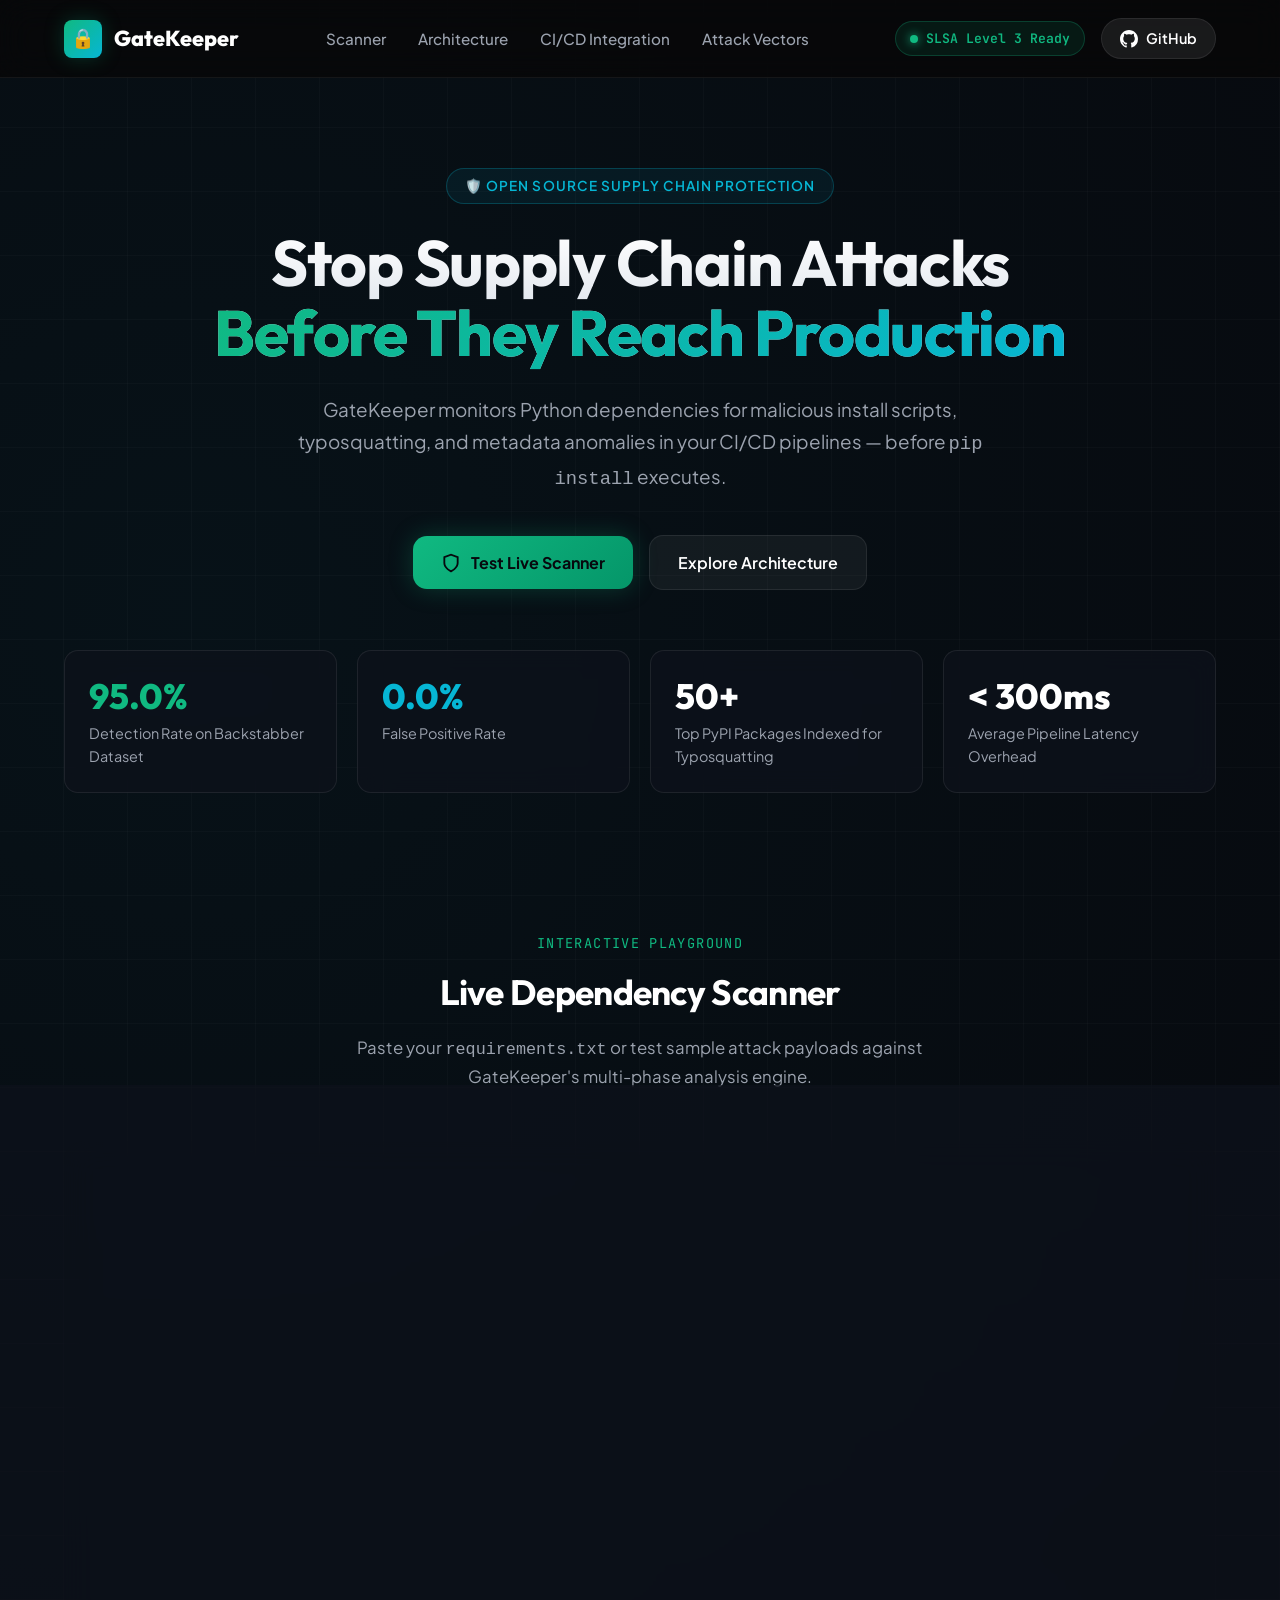
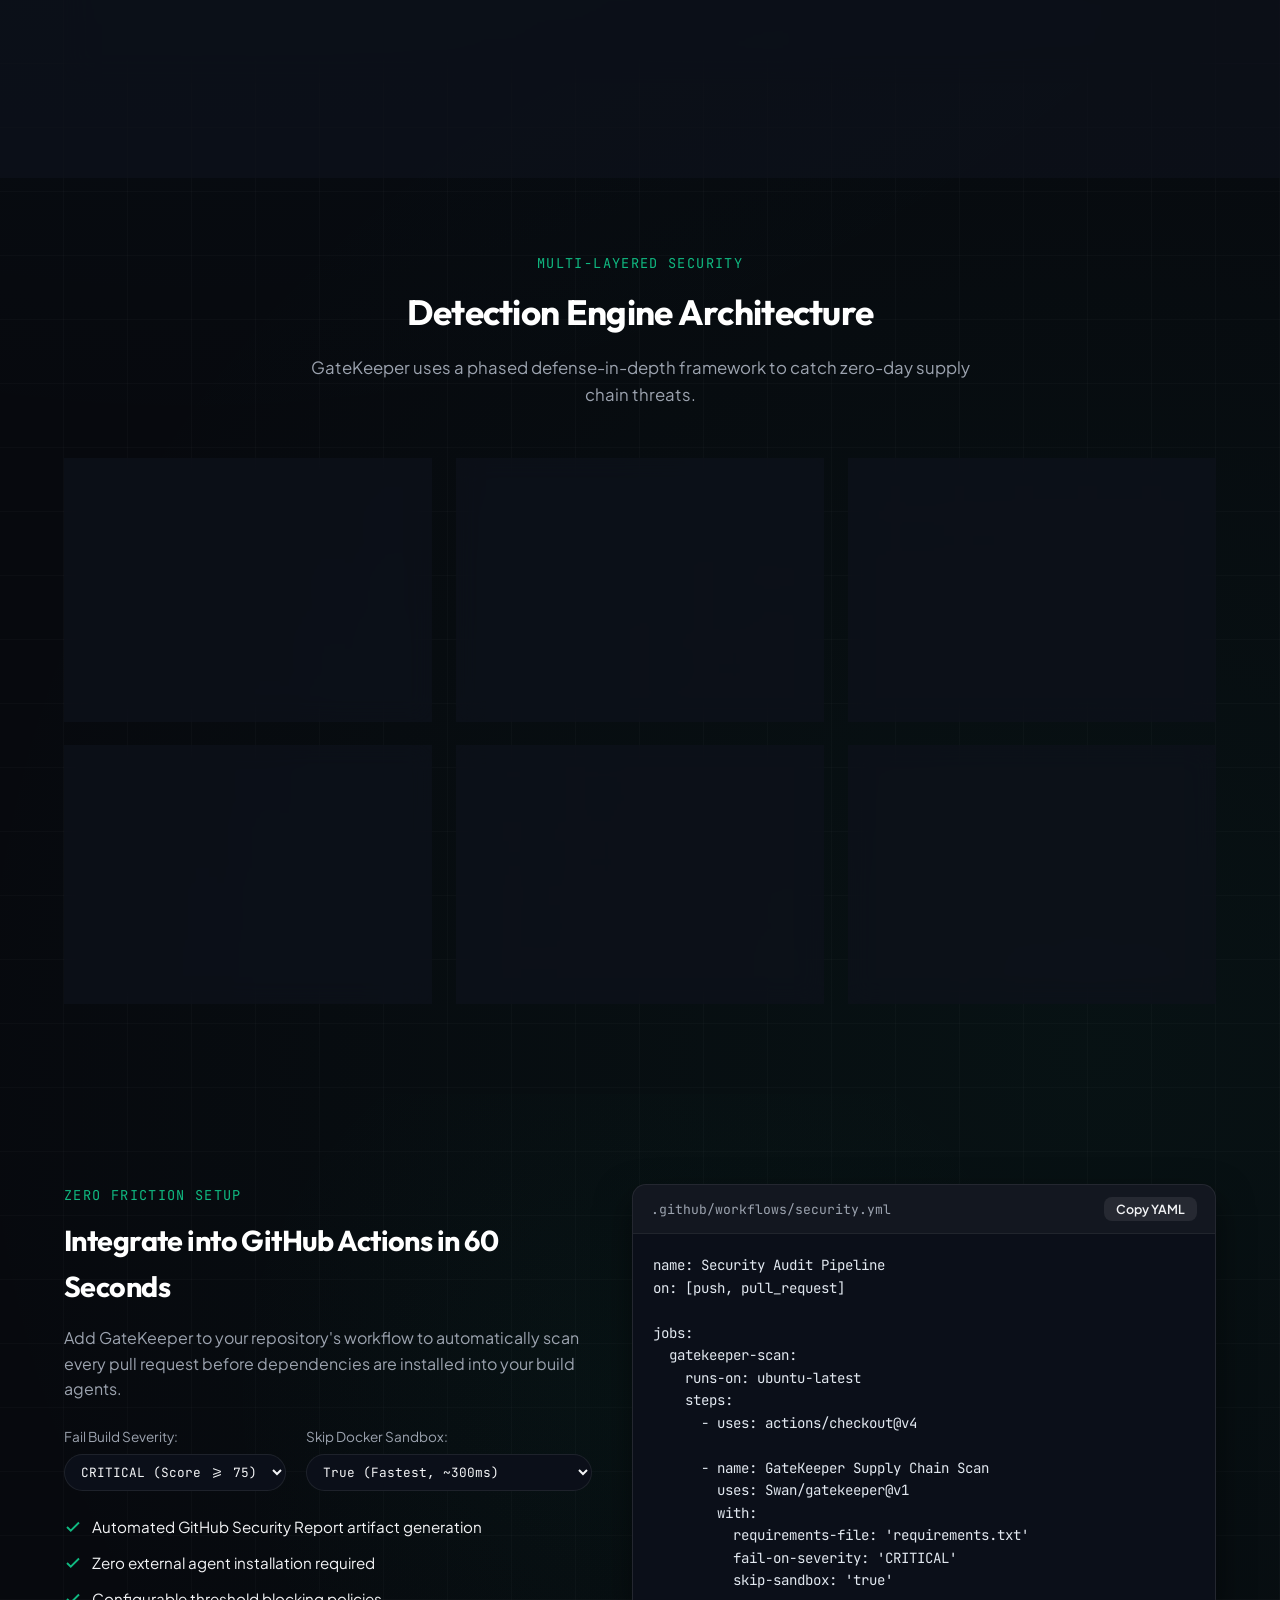
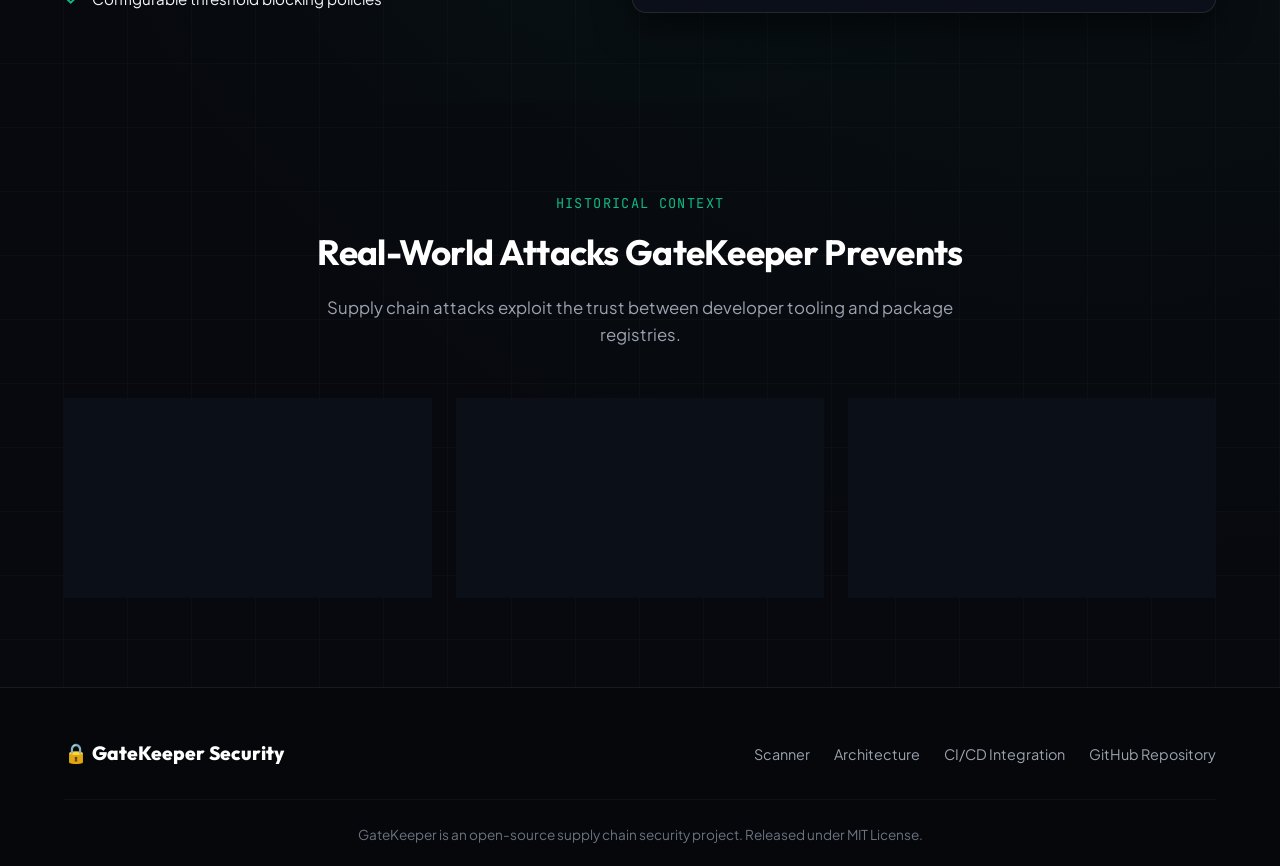
<file: phase8/index.html>
<!DOCTYPE html>
<html lang="en">
<head>
  <meta charset="UTF-8">
  <meta name="viewport" content="width=device-width, initial-scale=1.0">
  <title>GateKeeper 🔒 — Supply Chain Attack Detector for CI/CD Pipelines</title>
  <meta name="description" content="GateKeeper is an open-source Python supply chain security scanner. Detects typosquatting, malicious install scripts (AST analysis), and dependency confusion before production build.">
  <meta name="keywords" content="supply chain security, python security, pypi scanner, typosquatting detector, ci cd security, slsa provenance, ast static analysis">
  <meta property="og:title" content="GateKeeper — Python Supply Chain Attack Detector">
  <meta property="og:description" content="Prevent SolarWinds, Codecov, and XZ Utils style supply chain attacks in your Python CI/CD pipelines.">
  <meta property="og:type" content="website">

  <!-- Favicon -->
  <link rel="icon" href="data:image/svg+xml,<svg xmlns=%22http://www.w3.org/2000/svg%22 viewBox=%220 0 100 100%22><text y=%22.9em%22 font-size=%2290%22>🔒</text></svg>">

  <!-- Custom Stylesheet -->
  <link rel="stylesheet" href="css/styles.css">
</head>
<body>

  <!-- Navigation Bar -->
  <nav class="navbar" id="navbar">
    <div class="container nav-container">
      <a href="#" class="brand">
        <div class="brand-icon">🔒</div>
        <span>GateKeeper</span>
      </a>

      <ul class="nav-links">
        <li><a href="#scanner" class="nav-link">Scanner</a></li>
        <li><a href="#architecture" class="nav-link">Architecture</a></li>
        <li><a href="#cicd" class="nav-link">CI/CD Integration</a></li>
        <li><a href="#attacks" class="nav-link">Attack Vectors</a></li>
      </ul>

      <div style="display: flex; align-items: center; gap: 16px;">
        <div class="status-pill">
          <span class="pulse-dot"></span>
          <span>SLSA Level 3 Ready</span>
        </div>
        <a href="https://github.com/manvigargg/gatekeeper" target="_blank" class="btn-github">
          <svg width="18" height="18" viewBox="0 0 24 24" fill="currentColor">
            <path d="M12 0C5.37 0 0 5.37 0 12c0 5.31 3.435 9.795 8.205 11.385.6.105.825-.255.825-.57 0-.285-.015-1.23-.015-2.235-3.015.555-3.795-.735-4.035-1.41-.135-.345-.72-1.41-1.23-1.695-.42-.225-1.02-.78-.015-.795.945-.015 1.62.87 1.845 1.23 1.08 1.815 2.805 1.305 3.495.99.105-.78.42-1.305.765-1.605-2.67-.3-5.46-1.335-5.46-5.925 0-1.305.465-2.385 1.23-3.225-.12-.3-.54-1.53.12-3.18 0 0 1.005-.315 3.3 1.23.96-.27 1.98-.405 3-.405s2.04.135 3 .405c2.295-1.56 3.3-1.23 3.3-1.23.66 1.65.24 2.88.12 3.18.765.84 1.23 1.905 1.23 3.225 0 4.605-2.805 5.625-5.475 5.925.435.375.81 1.095.81 2.22 0 1.605-.015 2.895-.015 3.3 0 .315.225.69.825.57A12.02 12.02 0 0024 12c0-6.63-5.37-12-12-12z"/>
          </svg>
          GitHub
        </a>
      </div>
    </div>
  </nav>

  <!-- Hero Section -->
  <header class="hero">
    <div class="container">
      <div class="hero-tag">
        <span>🛡️ Open Source Supply Chain Protection</span>
      </div>
      <h1 class="hero-title">
        Stop Supply Chain Attacks <span>Before They Reach Production</span>
      </h1>
      <p class="hero-subtitle">
        GateKeeper monitors Python dependencies for malicious install scripts, typosquatting, and metadata anomalies in your CI/CD pipelines — before <code>pip install</code> executes.
      </p>

      <div class="hero-cta-group">
        <a href="#scanner" class="btn-primary">
          <svg width="20" height="20" viewBox="0 0 24 24" fill="none" stroke="currentColor" stroke-width="2.2">
            <path d="M12 22s8-4 8-10V5l-8-3-8 3v7c0 6 8 10 8 10z"/>
          </svg>
          Test Live Scanner
        </a>
        <a href="#architecture" class="btn-secondary">
          Explore Architecture
        </a>
      </div>

      <!-- Key Metrics Row -->
      <div class="stats-row">
        <div class="stat-card">
          <div class="stat-val emerald">95.0%</div>
          <div class="stat-label">Detection Rate on Backstabber Dataset</div>
        </div>
        <div class="stat-card">
          <div class="stat-val cyan">0.0%</div>
          <div class="stat-label">False Positive Rate</div>
        </div>
        <div class="stat-card">
          <div class="stat-val">50+</div>
          <div class="stat-label">Top PyPI Packages Indexed for Typosquatting</div>
        </div>
        <div class="stat-card">
          <div class="stat-val">&lt; 300ms</div>
          <div class="stat-label">Average Pipeline Latency Overhead</div>
        </div>
      </div>
    </div>
  </header>

  <!-- Interactive Live Scanner Section -->
  <section class="scanner-section" id="scanner">
    <div class="container">
      <div class="section-header">
        <span class="section-tag">Interactive Playground</span>
        <h2 class="section-title">Live Dependency Scanner</h2>
        <p class="section-desc">Paste your <code>requirements.txt</code> or test sample attack payloads against GateKeeper's multi-phase analysis engine.</p>
      </div>

      <div class="scanner-box">
        <div class="scanner-header-bar">
          <span class="presets-label">Load Preset Attack Vectors:</span>
          <div class="preset-pills">
            <button class="preset-btn active" data-preset="typosquat">⚠️ Typosquatting Attack</button>
            <button class="preset-btn" data-preset="malicious">🚨 AST Payload (Exfiltration)</button>
            <button class="preset-btn" data-preset="clean">✓ Clean Build</button>
          </div>
        </div>

        <div class="scanner-grid">
          <!-- Editor Input Area -->
          <div class="editor-wrapper">
            <div class="editor-title">
              <svg width="16" height="16" viewBox="0 0 24 24" fill="none" stroke="currentColor" stroke-width="2">
                <path d="M14 2H6a2 2 0 0 0-2 2v16a2 2 0 0 0 2 2h12a2 2 0 0 0 2-2V8z"></path>
                <polyline points="14 2 14 8 20 8"></polyline>
              </svg>
              <span>requirements.txt / payload.py</span>
            </div>
            <textarea id="codeEditor" class="code-textarea" spellcheck="false"># Typosquatting attack vector demonstration
reqeusts==2.31.0
coloramaa==0.4.6
urllib4==1.26.5
flask==3.0.0
django==4.2.0</textarea>

            <div class="scanner-actions">
              <button id="btnScan" class="btn-primary" style="width: 100%;">
                <svg width="18" height="18" viewBox="0 0 24 24" fill="none" stroke="currentColor" stroke-width="2">
                  <path d="M12 22s8-4 8-10V5l-8-3-8 3v7c0 6 8 10 8 10z"/>
                </svg>
                Run GateKeeper Scan
              </button>
            </div>
          </div>

          <!-- Report Output Panel -->
          <div class="results-panel" id="resultsContainer">
            <div class="results-placeholder">
              <svg width="48" height="48" viewBox="0 0 24 24" fill="none" stroke="currentColor" stroke-width="1.5">
                <path d="M22 12h-4l-3 9L9 3l-3 9H2"/>
              </svg>
              <p>Click "Run GateKeeper Scan" to analyze dependencies</p>
            </div>
          </div>
        </div>
      </div>
    </div>
  </section>

  <!-- Architecture Section -->
  <section class="architecture-section" id="architecture">
    <div class="container">
      <div class="section-header">
        <span class="section-tag">Multi-Layered Security</span>
        <h2 class="section-title">Detection Engine Architecture</h2>
        <p class="section-desc">GateKeeper uses a phased defense-in-depth framework to catch zero-day supply chain threats.</p>
      </div>

      <div class="phase-grid">
        <div class="phase-card">
          <span class="phase-num">Phase 1 — Metadata Checker</span>
          <h3>PyPI API & Anomaly Analysis</h3>
          <p>Inspects package creation date, weekly download volume, author reputation, and homepage source code link validity.</p>
          <div class="phase-tags">
            <span class="tag">PyPI REST API</span>
            <span class="tag">Metadata Heuristics</span>
          </div>
        </div>

        <div class="phase-card">
          <span class="phase-num">Phase 2 — Typosquatting Engine</span>
          <h3>Levenshtein Edit-Distance</h3>
          <p>Compares every requirement against the top 50 PyPI packages to catch subtle brand-jacking (e.g., <code>reqeusts</code> vs <code>requests</code>).</p>
          <div class="phase-tags">
            <span class="tag">Levenshtein Distance</span>
            <span class="tag">Top 50 Packages</span>
          </div>
        </div>

        <div class="phase-card">
          <span class="phase-num">Phase 3 — Static AST Analysis</span>
          <h3>Abstract Syntax Tree Scanner</h3>
          <p>Parses <code>setup.py</code> into Python AST nodes to flag <code>exec()</code>, <code>eval()</code>, base64 payloads, subprocess calls, and credential exfiltration.</p>
          <div class="phase-tags">
            <span class="tag">Python AST</span>
            <span class="tag">Static Analysis</span>
          </div>
        </div>

        <div class="phase-card">
          <span class="phase-num">Phase 4 — Docker Sandbox</span>
          <h3>Isolated Container Runtime</h3>
          <p>Executes installation inside an ephemeral container to monitor file modifications and outbound network calls during build time.</p>
          <div class="phase-tags">
            <span class="tag">Docker Container</span>
            <span class="tag">Runtime Sandbox</span>
          </div>
        </div>

        <div class="phase-card">
          <span class="phase-num">Phase 5 — GitHub Action & SLSA</span>
          <h3>CI/CD Build Gatekeeper</h3>
          <p>Blocks automated pull requests if risk score exceeds policy thresholds and generates tamper-proof SLSA provenance reports.</p>
          <div class="phase-tags">
            <span class="tag">GitHub Actions</span>
            <span class="tag">SLSA Provenance</span>
          </div>
        </div>

        <div class="phase-card">
          <span class="phase-num">Phase 6 — Benchmarking</span>
          <h3>Empirical Threat Intel</h3>
          <p>Validated against the open-source <i>Backstabber's Knife Collection</i> dataset of real PyPI malware samples.</p>
          <div class="phase-tags">
            <span class="tag">95% Catch Rate</span>
            <span class="tag">0% False Positives</span>
          </div>
        </div>
      </div>
    </div>
  </section>

  <!-- CI/CD & GitHub Action Section -->
  <section class="cicd-section" id="cicd">
    <div class="container">
      <div class="action-container">
        <div class="action-info">
          <span class="section-tag">Zero Friction Setup</span>
          <h3>Integrate into GitHub Actions in 60 Seconds</h3>
          <p>Add GateKeeper to your repository's workflow to automatically scan every pull request before dependencies are installed into your build agents.</p>

          <div style="display:flex; gap:20px; margin-bottom:24px;">
            <div>
              <label style="font-size:0.85rem; color:var(--text-muted); display:block; margin-bottom:6px;">Fail Build Severity:</label>
              <select id="inputFailSeverity" class="preset-btn" style="padding:8px 12px; background:var(--bg-input);">
                <option value="CRITICAL" selected>CRITICAL (Score >= 75)</option>
                <option value="HIGH">HIGH (Score >= 45)</option>
                <option value="MEDIUM">MEDIUM (Score >= 20)</option>
              </select>
            </div>
            <div>
              <label style="font-size:0.85rem; color:var(--text-muted); display:block; margin-bottom:6px;">Skip Docker Sandbox:</label>
              <select id="inputSkipSandbox" class="preset-btn" style="padding:8px 12px; background:var(--bg-input);">
                <option value="true" selected>True (Fastest, ~300ms)</option>
                <option value="false">False (Full Container Sandbox)</option>
              </select>
            </div>
          </div>

          <ul class="feature-list">
            <li class="feature-item">
              <svg width="18" height="18" viewBox="0 0 24 24" fill="none" stroke="currentColor" stroke-width="2.5"><polyline points="20 6 9 17 4 12"/></svg>
              <span>Automated GitHub Security Report artifact generation</span>
            </li>
            <li class="feature-item">
              <svg width="18" height="18" viewBox="0 0 24 24" fill="none" stroke="currentColor" stroke-width="2.5"><polyline points="20 6 9 17 4 12"/></svg>
              <span>Zero external agent installation required</span>
            </li>
            <li class="feature-item">
              <svg width="18" height="18" viewBox="0 0 24 24" fill="none" stroke="currentColor" stroke-width="2.5"><polyline points="20 6 9 17 4 12"/></svg>
              <span>Configurable threshold blocking policies</span>
            </li>
          </ul>
        </div>

        <div class="code-box-wrapper">
          <div class="code-box-header">
            <span class="code-box-title">.github/workflows/security.yml</span>
            <button id="btnCopyYaml" class="btn-copy">Copy YAML</button>
          </div>
          <pre id="yamlContent" class="code-content">name: Security Audit Pipeline
on: [push, pull_request]

jobs:
  gatekeeper-scan:
    runs-on: ubuntu-latest
    steps:
      - uses: actions/checkout@v4
      
      - name: GateKeeper Supply Chain Scan
        uses: Swan/gatekeeper@v1
        with:
          requirements-file: 'requirements.txt'
          fail-on-severity: 'CRITICAL'
          skip-sandbox: 'true'</pre>
        </div>
      </div>
    </div>
  </section>

  <!-- Real World Attacks Section -->
  <section class="attacks-section" id="attacks">
    <div class="container">
      <div class="section-header">
        <span class="section-tag">Historical Context</span>
        <h2 class="section-title">Real-World Attacks GateKeeper Prevents</h2>
        <p class="section-desc">Supply chain attacks exploit the trust between developer tooling and package registries.</p>
      </div>

      <div class="attack-cards-grid">
        <div class="attack-card">
          <div class="attack-year">2020 • Build Pipeline Hijack</div>
          <h3>SolarWinds Attack</h3>
          <p>Attackers compromised build servers to inject malicious code into signed updates, affecting over 18,000 organizations worldwide.</p>
        </div>

        <div class="attack-card">
          <div class="attack-year">2021 • Credential Exfiltration</div>
          <h3>Codecov Bash Uploader</h3>
          <p>A modified bash script inside a popular CI tool silently extracted environment variables and credentials to an attacker's C2 server.</p>
        </div>

        <div class="attack-card">
          <div class="attack-year">2024 • Build Script Backdoor</div>
          <h3>XZ Utils Backdoor</h3>
          <p>A multi-year social engineering effort inserted obfuscated build script hooks into xz tarballs, targeting SSH authentication.</p>
        </div>
      </div>
    </div>
  </section>

  <!-- Footer -->
  <footer>
    <div class="container">
      <div class="footer-content">
        <div class="footer-brand">
          🔒 GateKeeper Security
        </div>
        <ul class="footer-links">
          <li><a href="#scanner">Scanner</a></li>
          <li><a href="#architecture">Architecture</a></li>
          <li><a href="#cicd">CI/CD Integration</a></li>
          <li><a href="https://github.com/manvigargg/gatekeeper" target="_blank">GitHub Repository</a></li>
        </ul>
      </div>
      <div class="footer-bottom">
        GateKeeper is an open-source supply chain security project. Released under MIT License.
      </div>
    </div>
  </footer>

  <!-- Scripts -->
  <script src="js/scanner.js"></script>
  <script src="js/app.js"></script>
</body>
</html>
</file>
<file: phase8/css/styles.css>
/* ==========================================================================
   GATEKEEPER DESIGN SYSTEM & STYLESHEET
   Aesthetics: Sleek, Spatial Dark Mode, Unclustered, High Precision Cyber Security
   Typography: Outfit (Headings), Plus Jakarta Sans (Body), JetBrains Mono (Code)
   ========================================================================== */

@import url('https://fonts.googleapis.com/css2?family=JetBrains+Mono:ital,wght@0,400;0,500;0,700;1,400&family=Outfit:wght@400;500;600;700;800&family=Plus+Jakarta+Sans:wght@300;400;500;600;700&display=swap');

:root {
  /* Color Palette */
  --bg-dark: #07090e;
  --bg-card: rgba(14, 18, 27, 0.75);
  --bg-card-hover: rgba(22, 28, 42, 0.85);
  --bg-card-border: rgba(255, 255, 255, 0.08);
  --bg-input: #0b0f19;
  
  --emerald-primary: #10b981;
  --emerald-glow: rgba(16, 185, 129, 0.25);
  --cyan-accent: #06b6d4;
  --cyan-glow: rgba(6, 182, 212, 0.2);
  --crimson-alert: #f43f5e;
  --crimson-glow: rgba(244, 63, 94, 0.25);
  --amber-warn: #f59e0b;
  --amber-glow: rgba(245, 158, 11, 0.25);
  
  --text-main: #f3f4f6;
  --text-muted: #9ca3af;
  --text-dim: #6b7280;
  
  /* Fonts */
  --font-head: 'Outfit', -apple-system, BlinkMacSystemFont, sans-serif;
  --font-body: 'Plus Jakarta Sans', -apple-system, BlinkMacSystemFont, sans-serif;
  --font-code: 'JetBrains Mono', monospace;

  /* Spacing & Radius */
  --radius-sm: 8px;
  --radius-md: 14px;
  --radius-lg: 20px;
  --radius-pill: 9999px;
  
  /* Transitions */
  --tr-fast: 0.15s ease;
  --tr-normal: 0.25s cubic-bezier(0.16, 1, 0.3, 1);
  --tr-bounce: 0.35s cubic-bezier(0.34, 1.56, 0.64, 1);
}

/* CSS Reset & Base */
*, *::before, *::after {
  box-sizing: border-box;
  margin: 0;
  padding: 0;
}

html {
  scroll-behavior: smooth;
  color-scheme: dark;
}

body {
  background-color: var(--bg-dark);
  color: var(--text-main);
  font-family: var(--font-body);
  font-size: 16px;
  line-height: 1.6;
  overflow-x: hidden;
  -webkit-font-smoothing: antialiased;
  background-image: 
    radial-gradient(circle at 15% 15%, rgba(6, 182, 212, 0.05) 0%, transparent 40%),
    radial-gradient(circle at 85% 65%, rgba(16, 185, 129, 0.05) 0%, transparent 40%),
    linear-gradient(rgba(255, 255, 255, 0.02) 1px, transparent 1px),
    linear-gradient(90deg, rgba(255, 255, 255, 0.02) 1px, transparent 1px);
  background-size: 100% 100%, 100% 100%, 64px 64px, 64px 64px;
  background-position: 0 0, 0 0, -1px -1px, -1px -1px;
}

/* Container */
.container {
  max-width: 1200px;
  margin: 0 auto;
  padding: 0 24px;
}

/* Typography Helpers */
h1, h2, h3, h4 {
  font-family: var(--font-head);
  color: #ffffff;
  letter-spacing: -0.02em;
  font-weight: 700;
}

p {
  color: var(--text-muted);
}

a {
  color: var(--cyan-accent);
  text-decoration: none;
  transition: var(--tr-fast);
}
a:hover {
  color: #38bdf8;
}

/* Header & Nav */
.navbar {
  position: sticky;
  top: 0;
  z-index: 100;
  backdrop-filter: blur(16px);
  -webkit-backdrop-filter: blur(16px);
  background: rgba(7, 9, 14, 0.8);
  border-bottom: 1px solid rgba(255, 255, 255, 0.06);
  padding: 18px 0;
}

.nav-container {
  display: flex;
  align-items: center;
  justify-content: space-between;
}

.brand {
  display: flex;
  align-items: center;
  gap: 12px;
  font-family: var(--font-head);
  font-size: 1.35rem;
  font-weight: 800;
  color: #fff;
  text-decoration: none;
}

.brand-icon {
  width: 38px;
  height: 38px;
  background: linear-gradient(135deg, var(--emerald-primary), var(--cyan-accent));
  border-radius: var(--radius-sm);
  display: flex;
  align-items: center;
  justify-content: center;
  box-shadow: 0 0 20px var(--emerald-glow);
  color: #07090e;
  font-size: 1.2rem;
}

.nav-links {
  display: flex;
  align-items: center;
  gap: 32px;
  list-style: none;
}

.nav-link {
  color: var(--text-muted);
  font-weight: 500;
  font-size: 0.95rem;
  transition: var(--tr-fast);
}

.nav-link:hover, .nav-link.active {
  color: #fff;
}

.status-pill {
  display: inline-flex;
  align-items: center;
  gap: 8px;
  padding: 6px 14px;
  border-radius: var(--radius-pill);
  background: rgba(16, 185, 129, 0.1);
  border: 1px solid rgba(16, 185, 129, 0.25);
  color: var(--emerald-primary);
  font-size: 0.82rem;
  font-weight: 600;
  font-family: var(--font-code);
}

.pulse-dot {
  width: 8px;
  height: 8px;
  border-radius: 50%;
  background: var(--emerald-primary);
  box-shadow: 0 0 10px var(--emerald-primary);
  animation: pulse 2s infinite;
}

@keyframes pulse {
  0% { transform: scale(0.95); opacity: 0.8; }
  50% { transform: scale(1.25); opacity: 1; box-shadow: 0 0 16px var(--emerald-primary); }
  100% { transform: scale(0.95); opacity: 0.8; }
}

.btn-github {
  display: inline-flex;
  align-items: center;
  gap: 8px;
  background: rgba(255, 255, 255, 0.08);
  border: 1px solid var(--bg-card-border);
  color: #fff;
  padding: 8px 18px;
  border-radius: var(--radius-pill);
  font-size: 0.9rem;
  font-weight: 600;
  transition: var(--tr-normal);
}
.btn-github:hover {
  background: rgba(255, 255, 255, 0.15);
  transform: translateY(-1px);
}

/* Hero Section */
.hero {
  padding: 90px 0 60px;
  text-align: center;
  position: relative;
}

.hero-tag {
  display: inline-flex;
  align-items: center;
  gap: 8px;
  padding: 6px 18px;
  background: rgba(6, 182, 212, 0.08);
  border: 1px solid rgba(6, 182, 212, 0.25);
  border-radius: var(--radius-pill);
  color: var(--cyan-accent);
  font-size: 0.85rem;
  font-weight: 600;
  margin-bottom: 24px;
  text-transform: uppercase;
  letter-spacing: 0.08em;
}

.hero-title {
  font-size: clamp(2.5rem, 5vw, 4.2rem);
  line-height: 1.1;
  max-width: 920px;
  margin: 0 auto 24px;
  background: linear-gradient(180deg, #ffffff 0%, #cbd5e1 100%);
  -webkit-background-clip: text;
  -webkit-text-fill-color: transparent;
}

.hero-title span {
  background: linear-gradient(135deg, var(--emerald-primary), var(--cyan-accent));
  -webkit-background-clip: text;
  -webkit-text-fill-color: transparent;
}

.hero-subtitle {
  font-size: 1.18rem;
  max-width: 700px;
  margin: 0 auto 40px;
  line-height: 1.7;
}

.hero-cta-group {
  display: flex;
  align-items: center;
  justify-content: center;
  gap: 16px;
  flex-wrap: wrap;
}

/* Primary Button */
.btn-primary {
  display: inline-flex;
  align-items: center;
  justify-content: center;
  gap: 10px;
  background: linear-gradient(135deg, var(--emerald-primary), #059669);
  color: #07090e;
  font-weight: 700;
  font-size: 1rem;
  padding: 14px 28px;
  border-radius: var(--radius-md);
  border: none;
  cursor: pointer;
  box-shadow: 0 0 25px var(--emerald-glow);
  transition: var(--tr-normal);
}
.btn-primary:hover {
  transform: translateY(-2px);
  box-shadow: 0 0 35px rgba(16, 185, 129, 0.4);
}

.btn-secondary {
  display: inline-flex;
  align-items: center;
  justify-content: center;
  gap: 10px;
  background: rgba(255, 255, 255, 0.05);
  border: 1px solid var(--bg-card-border);
  color: #fff;
  font-weight: 600;
  font-size: 1rem;
  padding: 14px 28px;
  border-radius: var(--radius-md);
  cursor: pointer;
  transition: var(--tr-normal);
}
.btn-secondary:hover {
  background: rgba(255, 255, 255, 0.1);
  border-color: rgba(255, 255, 255, 0.2);
  transform: translateY(-2px);
}

/* Stats Row */
.stats-row {
  display: grid;
  grid-template-columns: repeat(auto-fit, minmax(220px, 1fr));
  gap: 20px;
  margin-top: 60px;
}

.stat-card {
  background: var(--bg-card);
  border: 1px solid var(--bg-card-border);
  border-radius: var(--radius-md);
  padding: 24px;
  text-align: left;
  backdrop-filter: blur(12px);
  transition: var(--tr-normal);
}
.stat-card:hover {
  border-color: rgba(255, 255, 255, 0.18);
  transform: translateY(-3px);
}

.stat-val {
  font-family: var(--font-head);
  font-size: 2.2rem;
  font-weight: 800;
  color: #fff;
  line-height: 1.2;
}
.stat-val.emerald { color: var(--emerald-primary); }
.stat-val.cyan { color: var(--cyan-accent); }

.stat-label {
  font-size: 0.9rem;
  color: var(--text-muted);
  margin-top: 4px;
}

/* Section Header */
.section-header {
  text-align: center;
  max-width: 680px;
  margin: 0 auto 50px;
}
.section-tag {
  font-family: var(--font-code);
  font-size: 0.85rem;
  color: var(--emerald-primary);
  text-transform: uppercase;
  letter-spacing: 0.1em;
  margin-bottom: 10px;
  display: block;
}
.section-title {
  font-size: 2.2rem;
  margin-bottom: 14px;
}
.section-desc {
  font-size: 1.05rem;
}

/* Live Scanner Section */
.scanner-section {
  padding: 80px 0;
  position: relative;
}

.scanner-box {
  background: var(--bg-card);
  border: 1px solid var(--bg-card-border);
  border-radius: var(--radius-lg);
  padding: 32px;
  backdrop-filter: blur(16px);
  box-shadow: 0 20px 50px rgba(0,0,0,0.5);
}

.scanner-header-bar {
  display: flex;
  align-items: center;
  justify-content: space-between;
  margin-bottom: 24px;
  flex-wrap: wrap;
  gap: 16px;
}

.presets-label {
  font-size: 0.88rem;
  font-weight: 600;
  color: var(--text-muted);
}

.preset-pills {
  display: flex;
  gap: 10px;
  flex-wrap: wrap;
}

.preset-btn {
  background: rgba(255, 255, 255, 0.05);
  border: 1px solid var(--bg-card-border);
  color: var(--text-main);
  font-family: var(--font-code);
  font-size: 0.8rem;
  padding: 6px 14px;
  border-radius: var(--radius-pill);
  cursor: pointer;
  transition: var(--tr-fast);
}
.preset-btn:hover {
  background: rgba(255, 255, 255, 0.12);
  border-color: rgba(255, 255, 255, 0.25);
}
.preset-btn.active {
  background: rgba(16, 185, 129, 0.15);
  border-color: var(--emerald-primary);
  color: var(--emerald-primary);
}

/* Grid for Scanner Input & Results */
.scanner-grid {
  display: grid;
  grid-template-columns: 1fr 1.2fr;
  gap: 28px;
}

@media (max-width: 992px) {
  .scanner-grid {
    grid-template-columns: 1fr;
  }
}

.editor-wrapper {
  display: flex;
  flex-direction: column;
  gap: 16px;
}

.editor-title {
  display: flex;
  align-items: center;
  gap: 8px;
  font-size: 0.9rem;
  font-weight: 600;
  color: var(--text-muted);
}

.code-textarea {
  width: 100%;
  height: 320px;
  background: var(--bg-input);
  border: 1px solid rgba(255, 255, 255, 0.1);
  border-radius: var(--radius-md);
  padding: 18px;
  color: #38bdf8;
  font-family: var(--font-code);
  font-size: 0.92rem;
  line-height: 1.6;
  resize: vertical;
  outline: none;
  transition: var(--tr-fast);
}
.code-textarea:focus {
  border-color: var(--cyan-accent);
  box-shadow: 0 0 15px var(--cyan-glow);
}

.scanner-actions {
  display: flex;
  gap: 12px;
}

/* Results Panel */
.results-panel {
  background: var(--bg-input);
  border: 1px solid rgba(255, 255, 255, 0.1);
  border-radius: var(--radius-md);
  padding: 24px;
  min-height: 320px;
  display: flex;
  flex-direction: column;
}

.results-placeholder {
  margin: auto;
  text-align: center;
  color: var(--text-dim);
}
.results-placeholder svg {
  width: 48px;
  height: 48px;
  margin-bottom: 12px;
  stroke: var(--text-dim);
  opacity: 0.6;
}

.report-summary-bar {
  display: flex;
  align-items: center;
  justify-content: space-between;
  padding-bottom: 18px;
  margin-bottom: 18px;
  border-bottom: 1px solid rgba(255, 255, 255, 0.08);
}

.score-badge-large {
  display: flex;
  align-items: center;
  gap: 16px;
}

.score-circle {
  width: 58px;
  height: 58px;
  border-radius: 50%;
  display: flex;
  align-items: center;
  justify-content: center;
  font-family: var(--font-head);
  font-weight: 800;
  font-size: 1.3rem;
  border: 3px solid transparent;
}
.score-circle.clean {
  background: rgba(16, 185, 129, 0.1);
  border-color: var(--emerald-primary);
  color: var(--emerald-primary);
}
.score-circle.critical {
  background: rgba(244, 63, 94, 0.1);
  border-color: var(--crimson-alert);
  color: var(--crimson-alert);
}
.score-circle.warn {
  background: rgba(245, 158, 11, 0.1);
  border-color: var(--amber-warn);
  color: var(--amber-warn);
}

.score-text-group h4 {
  font-size: 1.1rem;
}
.score-text-group p {
  font-size: 0.82rem;
}

.severity-pill {
  padding: 4px 12px;
  border-radius: var(--radius-pill);
  font-family: var(--font-code);
  font-size: 0.78rem;
  font-weight: 700;
  text-transform: uppercase;
}
.severity-pill.critical { background: rgba(244, 63, 94, 0.2); color: var(--crimson-alert); border: 1px solid var(--crimson-alert); }
.severity-pill.warn { background: rgba(245, 158, 11, 0.2); color: var(--amber-warn); border: 1px solid var(--amber-warn); }
.severity-pill.clean { background: rgba(16, 185, 129, 0.2); color: var(--emerald-primary); border: 1px solid var(--emerald-primary); }

.package-result-list {
  display: flex;
  flex-direction: column;
  gap: 12px;
  overflow-y: auto;
  max-height: 380px;
  padding-right: 4px;
}

.pkg-card {
  background: rgba(255, 255, 255, 0.03);
  border: 1px solid rgba(255, 255, 255, 0.06);
  border-radius: var(--radius-sm);
  padding: 14px 16px;
  transition: var(--tr-fast);
}
.pkg-card:hover {
  background: rgba(255, 255, 255, 0.06);
}

.pkg-header {
  display: flex;
  align-items: center;
  justify-content: space-between;
  margin-bottom: 6px;
}

.pkg-name {
  font-family: var(--font-code);
  font-size: 0.95rem;
  font-weight: 700;
  color: #fff;
}

.pkg-findings {
  list-style: none;
  margin-top: 8px;
  display: flex;
  flex-direction: column;
  gap: 4px;
}

.finding-item {
  font-size: 0.82rem;
  color: #cbd5e1;
  display: flex;
  align-items: flex-start;
  gap: 6px;
}
.finding-item::before {
  content: "⚠";
  color: var(--amber-warn);
}
.finding-item.critical::before {
  content: "🚫";
  color: var(--crimson-alert);
}

/* Phase Architecture Section */
.architecture-section {
  padding: 90px 0;
}

.phase-grid {
  display: grid;
  grid-template-columns: repeat(auto-fit, minmax(320px, 1fr));
  gap: 24px;
}

.phase-card {
  background: var(--bg-card);
  border: 1px solid var(--bg-card-border);
  border-radius: var(--radius-md);
  padding: 28px;
  backdrop-filter: blur(12px);
  position: relative;
  overflow: hidden;
  transition: var(--tr-normal);
}
.phase-card:hover {
  border-color: rgba(255, 255, 255, 0.2);
  transform: translateY(-4px);
  box-shadow: 0 12px 30px rgba(0,0,0,0.4);
}

.phase-num {
  font-family: var(--font-code);
  font-size: 0.78rem;
  font-weight: 700;
  color: var(--cyan-accent);
  background: rgba(6, 182, 212, 0.1);
  padding: 4px 10px;
  border-radius: var(--radius-pill);
  display: inline-block;
  margin-bottom: 16px;
}

.phase-card h3 {
  font-size: 1.25rem;
  margin-bottom: 10px;
}

.phase-card p {
  font-size: 0.92rem;
  margin-bottom: 18px;
}

.phase-tags {
  display: flex;
  gap: 8px;
  flex-wrap: wrap;
}

.tag {
  background: rgba(255, 255, 255, 0.05);
  color: var(--text-muted);
  font-family: var(--font-code);
  font-size: 0.75rem;
  padding: 3px 8px;
  border-radius: var(--radius-sm);
}

/* GitHub Action Section */
.cicd-section {
  padding: 90px 0;
  background: radial-gradient(circle at 50% 50%, rgba(16, 185, 129, 0.03) 0%, transparent 60%);
}

.action-container {
  display: grid;
  grid-template-columns: 1fr 1.2fr;
  gap: 40px;
  align-items: center;
}

@media (max-width: 992px) {
  .action-container {
    grid-template-columns: 1fr;
  }
}

.action-info h3 {
  font-size: 1.8rem;
  margin-bottom: 16px;
}

.action-info p {
  font-size: 1rem;
  margin-bottom: 24px;
}

.feature-list {
  list-style: none;
  display: flex;
  flex-direction: column;
  gap: 12px;
}

.feature-item {
  display: flex;
  align-items: center;
  gap: 10px;
  font-size: 0.95rem;
  color: var(--text-main);
}
.feature-item svg {
  color: var(--emerald-primary);
  flex-shrink: 0;
}

.code-box-wrapper {
  background: var(--bg-input);
  border: 1px solid rgba(255, 255, 255, 0.1);
  border-radius: var(--radius-md);
  overflow: hidden;
  box-shadow: 0 15px 35px rgba(0,0,0,0.5);
}

.code-box-header {
  background: rgba(255, 255, 255, 0.03);
  padding: 12px 18px;
  display: flex;
  align-items: center;
  justify-content: space-between;
  border-bottom: 1px solid rgba(255, 255, 255, 0.06);
}

.code-box-title {
  font-family: var(--font-code);
  font-size: 0.82rem;
  color: var(--text-muted);
}

.btn-copy {
  background: rgba(255, 255, 255, 0.08);
  border: none;
  color: var(--text-main);
  padding: 4px 12px;
  border-radius: var(--radius-sm);
  font-family: var(--font-body);
  font-size: 0.78rem;
  font-weight: 600;
  cursor: pointer;
  transition: var(--tr-fast);
}
.btn-copy:hover {
  background: rgba(255, 255, 255, 0.18);
}

.code-content {
  padding: 20px;
  font-family: var(--font-code);
  font-size: 0.88rem;
  color: #e2e8f0;
  line-height: 1.6;
  white-space: pre;
  overflow-x: auto;
}

/* Attack Vectors / Real World Section */
.attacks-section {
  padding: 90px 0;
}

.attack-cards-grid {
  display: grid;
  grid-template-columns: repeat(auto-fit, minmax(300px, 1fr));
  gap: 24px;
}

.attack-card {
  background: var(--bg-card);
  border: 1px solid var(--bg-card-border);
  border-radius: var(--radius-md);
  padding: 28px;
  backdrop-filter: blur(12px);
}

.attack-year {
  font-family: var(--font-code);
  font-size: 0.8rem;
  color: var(--crimson-alert);
  font-weight: 700;
  margin-bottom: 8px;
}

.attack-card h3 {
  font-size: 1.3rem;
  margin-bottom: 10px;
}

.attack-card p {
  font-size: 0.9rem;
  line-height: 1.6;
}

/* Footer */
footer {
  border-top: 1px solid rgba(255, 255, 255, 0.08);
  padding: 50px 0 30px;
  background: rgba(5, 7, 11, 0.9);
}

.footer-content {
  display: flex;
  align-items: center;
  justify-content: space-between;
  flex-wrap: wrap;
  gap: 20px;
  margin-bottom: 30px;
}

.footer-brand {
  font-family: var(--font-head);
  font-size: 1.2rem;
  font-weight: 800;
  color: #fff;
}

.footer-links {
  display: flex;
  gap: 24px;
  list-style: none;
}
.footer-links a {
  color: var(--text-muted);
  font-size: 0.9rem;
}
.footer-links a:hover {
  color: #fff;
}

.footer-bottom {
  text-align: center;
  font-size: 0.85rem;
  color: var(--text-dim);
  border-top: 1px solid rgba(255, 255, 255, 0.04);
  padding-top: 24px;
}

/* Animations & Spinner */
.spinner {
  width: 20px;
  height: 20px;
  border: 2px solid rgba(0,0,0,0.1);
  border-top-color: #07090e;
  border-radius: 50%;
  animation: spin 0.6s linear infinite;
}

@keyframes spin {
  to { transform: rotate(360deg); }
}

/* Utility classes */
.hidden {
  display: none !important;
}
</file>
